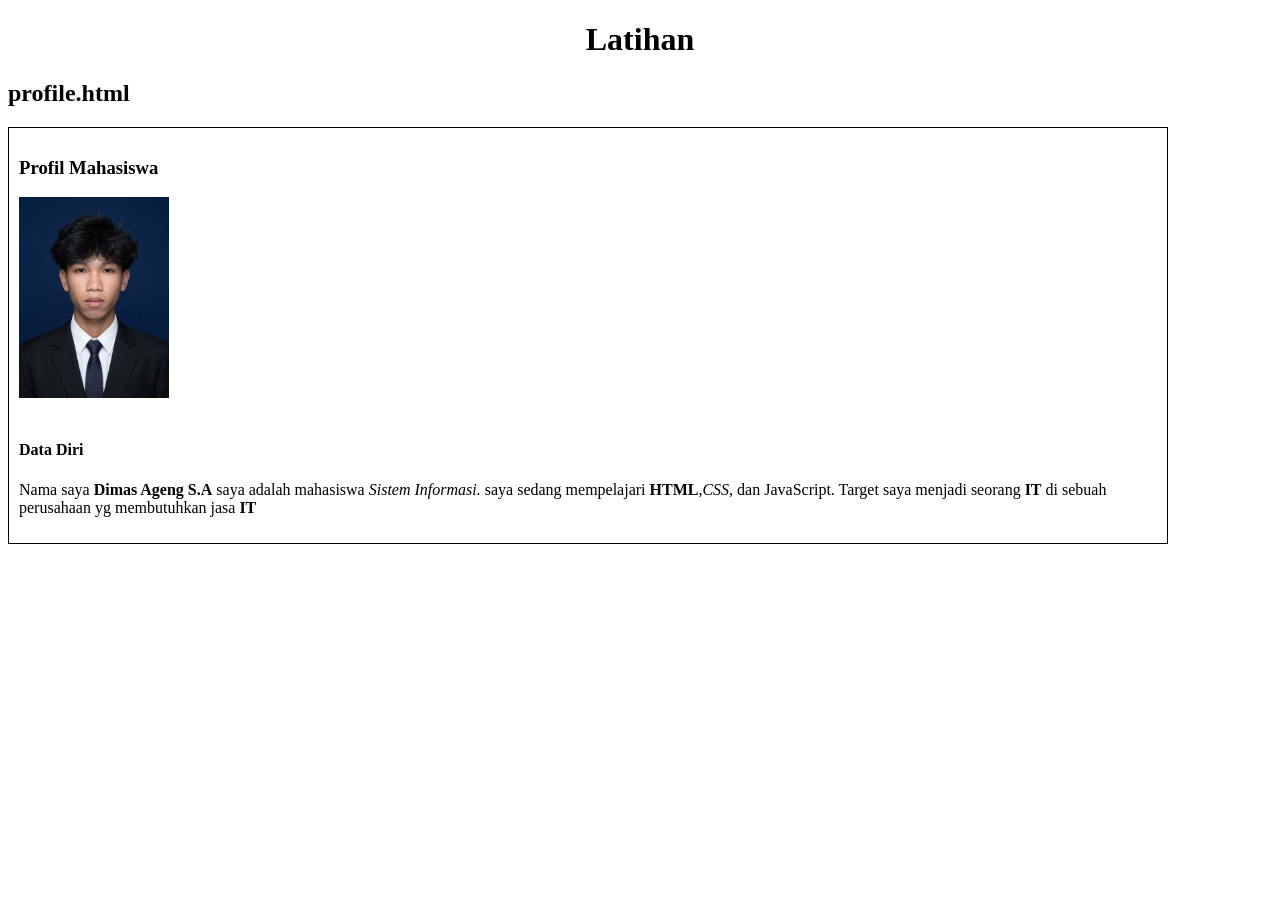
<file: Tugas Coding/Index.html>
<!DOCTYPE html>
<html lang="en">
<head>
    <meta charset="UTF-8">
    <meta name="viewport" content="width=device-width, initial-scale=1.0">
    <title>index.html profile</title>
</head>
<body>
    <h1 style="text-align: center;">Latihan</h1>
<h2>profile.html</h2>
<div style="border: 1px solid black; padding: 10px; width: 90%;">
    <h3>Profil Mahasiswa</h3>
    <img src="FOTO.dimas/foto.jpg" width="150"><br><br>
    <h4>Data Diri</h4>
    <P>Nama saya <b>Dimas Ageng S.A</b> saya adalah mahasiswa <i>Sistem Informasi.</i> saya sedang mempelajari <b>HTML</b>,<i>CSS</i>, dan JavaScript. Target saya menjadi seorang <b>IT</b> di sebuah perusahaan yg membutuhkan jasa <b>IT</b>
    </P>

    
</div>
</body>
</html>
</file>
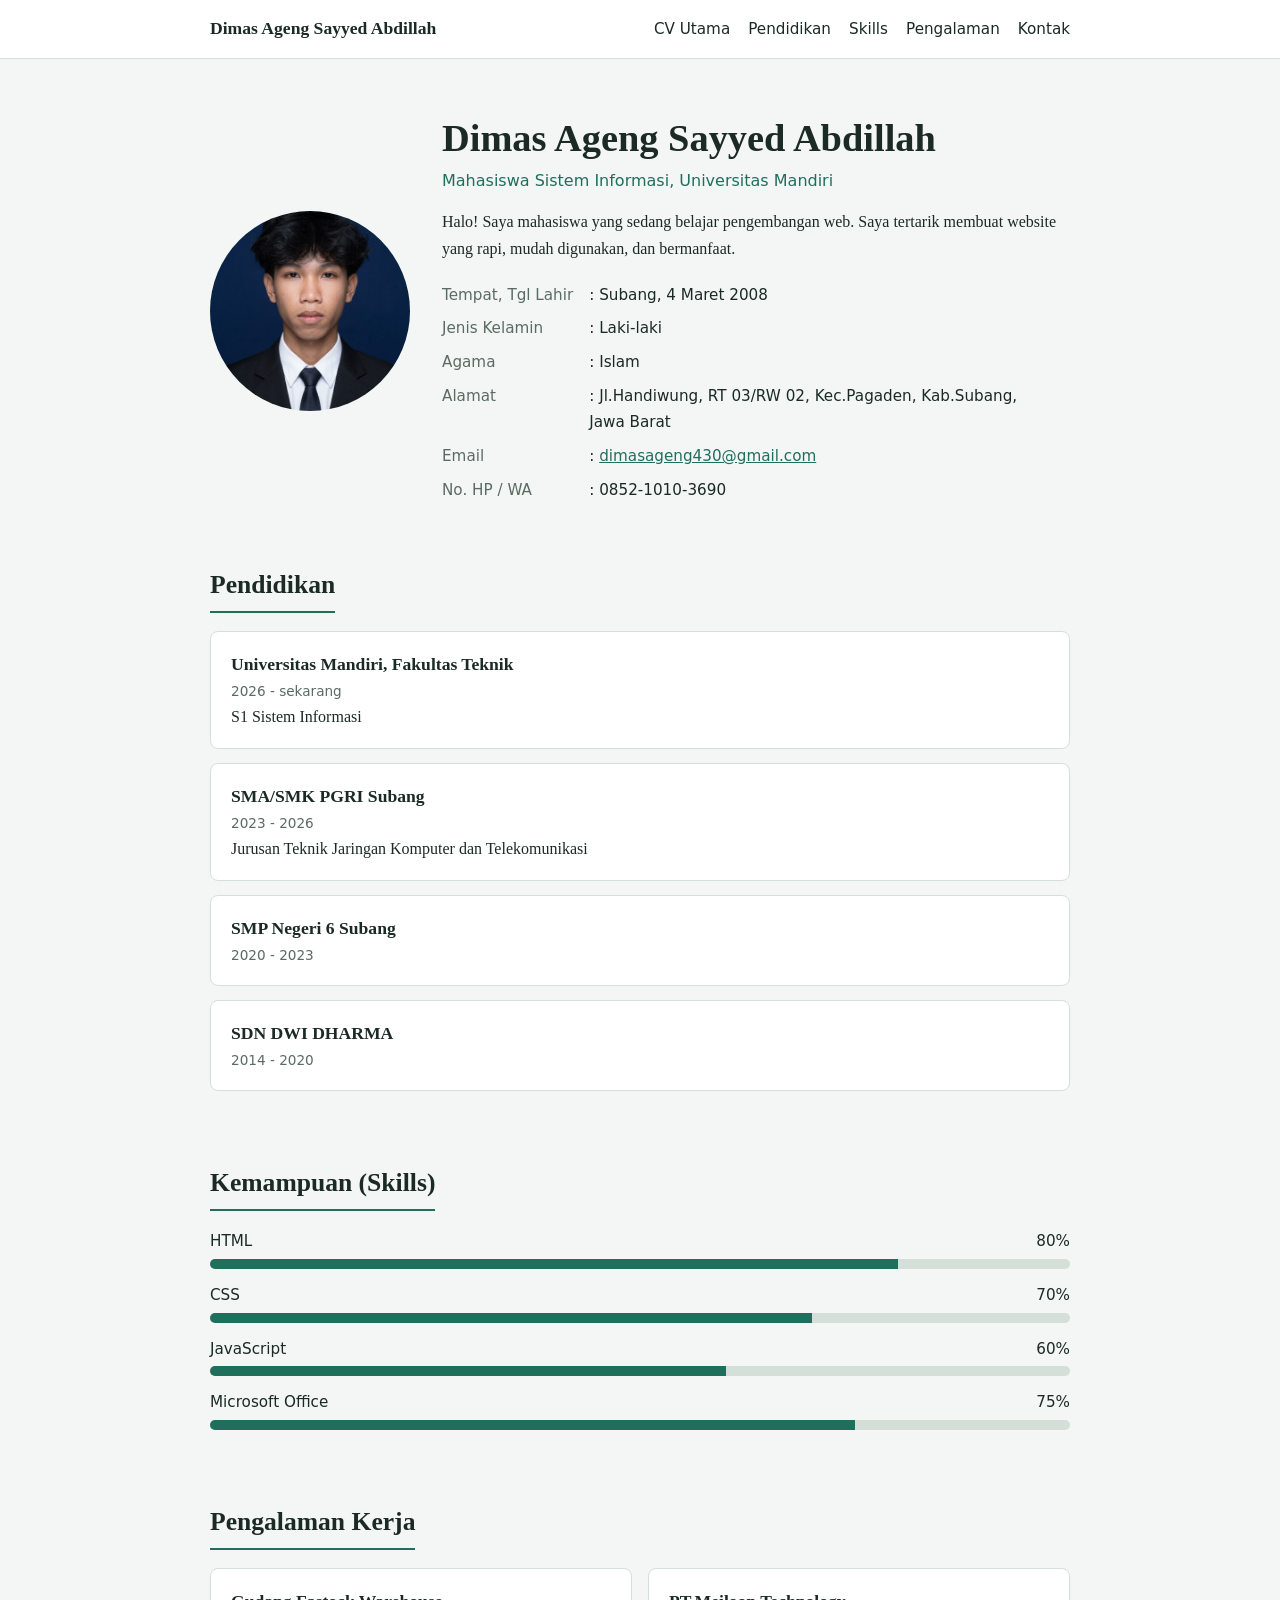
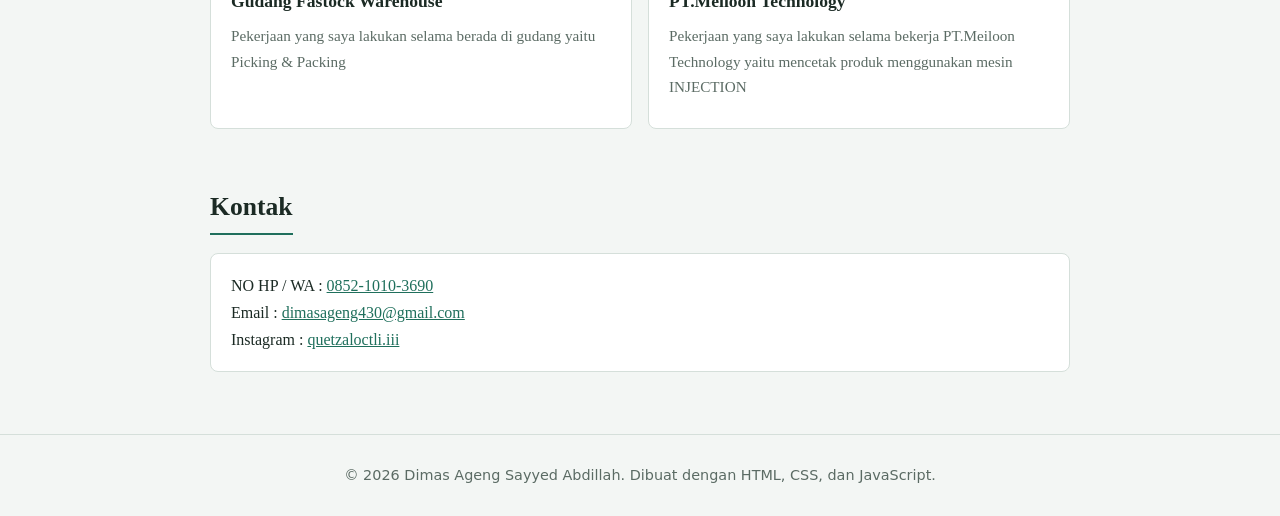
<file: portofolio/CV Dimas Ageng Sayyed Abdillah.html>
<!DOCTYPE html>
<html lang="id">
<head>
  <meta charset="UTF-8">
  <meta name="viewport" content="width=device-width, initial-scale=1">
  <title>Portfolio - Dimas Ageng Sayyed Abdillah</title>
  <style>
    :root {
      --bg: #f3f6f4;
      --surface: #ffffff;
      --ink: #1b2a24;
      --muted: #5b6b64;
      --accent: #1f6f5c;
      --line: #d5dfda;
    }
    @media (prefers-color-scheme: dark) {
      :root {
        --bg: #101916;
        --surface: #17231f;
        --ink: #e8f0ec;
        --muted: #9db0a7;
        --accent: #5fc4a8;
        --line: #2a3b35;
      }
    }
    * { box-sizing: border-box; margin: 0; padding: 0; }
    html { scroll-behavior: smooth; }
    body {
      font-family: Georgia, "Times New Roman", serif;
      background: var(--bg);
      color: var(--ink);
      line-height: 1.7;
    }
    a { color: var(--accent); }
    a:focus-visible, button:focus-visible { outline: 3px solid var(--accent); outline-offset: 2px; }

    header {
      background: var(--surface);
      border-bottom: 1px solid var(--line);
      position: sticky; top: 0; z-index: 10;
    }
    nav {
      max-width: 900px; margin: auto; padding: 14px 20px;
      display: flex; justify-content: space-between; align-items: center; flex-wrap: wrap; gap: 10px;
    }
    nav strong { font-size: 1.1rem; }
    nav ul { list-style: none; display: flex; gap: 18px; flex-wrap: wrap; }
    nav a { text-decoration: none; color: var(--ink); font-family: system-ui, sans-serif; font-size: .95rem; }
    nav a:hover { color: var(--accent); }

    main { max-width: 900px; margin: auto; padding: 0 20px 40px; }
    section { padding: 48px 0 8px; }
    h2 { font-size: 1.6rem; margin-bottom: 18px; border-bottom: 2px solid var(--accent); display: inline-block; padding-bottom: 4px; }

    /* Biodata */
    #beranda { display: grid; grid-template-columns: 200px 1fr; gap: 32px; align-items: center; padding-top: 56px; }
    .foto {
      width: 200px; height: 200px; border-radius: 50%;
      background: var(--accent); color: #fff;
      display: flex; align-items: center; justify-content: center;
      font-size: 4rem; overflow: hidden;
    }
    .foto img { width: 100%; height: 100%; object-fit: cover; }
    #beranda h1 { font-size: 2.4rem; line-height: 1.2; }
    .peran { color: var(--accent); font-family: system-ui, sans-serif; margin: 6px 0 14px; }
    table.biodata { border-collapse: collapse; margin-top: 16px; font-family: system-ui, sans-serif; font-size: .95rem; }
    table.biodata td { padding: 4px 16px 4px 0; vertical-align: top; }
    table.biodata td:first-child { color: var(--muted); white-space: nowrap; }

    .kartu {
      background: var(--surface); border: 1px solid var(--line);
      border-radius: 8px; padding: 18px 20px; margin-bottom: 14px;
    }
    .kartu h3 { font-size: 1.1rem; }
    .kartu .waktu { font-family: system-ui, sans-serif; font-size: .85rem; color: var(--muted); }

    .skill { margin-bottom: 14px; font-family: system-ui, sans-serif; }
    .skill-info { display: flex; justify-content: space-between; font-size: .95rem; }
    .bar { height: 10px; background: var(--line); border-radius: 5px; overflow: hidden; margin-top: 4px; }
    .bar span { display: block; height: 100%; background: var(--accent); }

    .grid { display: grid; grid-template-columns: repeat(auto-fit, minmax(250px, 1fr)); gap: 16px; }
    .grid .kartu { margin: 0; }
    .grid p { color: var(--muted); font-size: .95rem; margin: 6px 0 10px; }

    footer { text-align: center; padding: 28px 20px; color: var(--muted); border-top: 1px solid var(--line); font-family: system-ui, sans-serif; font-size: .9rem; }

    @media (max-width: 640px) {
      #beranda { grid-template-columns: 1fr; text-align: center; justify-items: center; }
      table.biodata { text-align: left; }
    }
  </style>
</head>
<body>

  <header>
    <nav>
      <strong>Dimas Ageng Sayyed Abdillah</strong>
      <ul>
        <li><a href="#beranda">CV Utama</a></li>
        <li><a href="#pendidikan">Pendidikan</a></li>
        <li><a href="#skills">Skills</a></li>
        <li><a href="#project">Pengalaman</a></li>
        <li><a href="#kontak">Kontak</a></li>
      </ul>
    </nav>
  </header>

  <main>
    <!-- a. IDENTITAS DIRI / BIODATA -->
    <section id="beranda">
      <div class="foto">
        <img src="FotoDimas.jpeg" alt="FotoDimas.jpeg">
      </div>
      <div>
        <h1>Dimas Ageng Sayyed Abdillah</h1>
        <p class="peran">Mahasiswa Sistem Informasi, Universitas Mandiri</p>
        <p>Halo! Saya mahasiswa yang sedang belajar pengembangan web. Saya tertarik membuat website yang rapi, mudah digunakan, dan bermanfaat.</p>
        <table class="biodata">
          <tr><td>Tempat, Tgl Lahir</td><td>: Subang, 4 Maret 2008</td></tr>
          <tr><td>Jenis Kelamin</td><td>: Laki-laki</td></tr>
          <tr><td>Agama</td><td>: Islam</td></tr>
          <tr><td>Alamat</td><td>: Jl.Handiwung, RT 03/RW 02, Kec.Pagaden, Kab.Subang, Jawa Barat</td></tr>
          <tr><td>Email</td><td>: <a href="mailto:dimasageng430@gmail.com">dimasageng430@gmail.com</a></td></tr>
          <tr><td>No. HP / WA</td><td>: 0852-1010-3690</td></tr>
        </table>
      </div>
    </section>




    <!-- b. PENDIDIKAN -->
    <section id="pendidikan">
      <h2>Pendidikan</h2>
      <article class="kartu">
        <h3>Universitas Mandiri, Fakultas Teknik</h3>
        <p class="waktu">2026 - sekarang</p>
        <p>S1 Sistem Informasi</p>
      </article>
      <article class="kartu">
        <h3>SMA/SMK PGRI Subang</h3>
        <p class="waktu">2023 - 2026</p>
        <p>Jurusan Teknik Jaringan Komputer dan Telekomunikasi</p>
      </article>
      <article class="kartu">
        <h3>SMP Negeri 6 Subang</h3>
        <p class="waktu">2020 - 2023</p>
      </article>
       <article class="kartu">
        <h3>SDN DWI DHARMA</h3>
        <p class="waktu">2014 - 2020</p>
      </article>
    </section>

    <!-- c. SKILLS -->
    <section id="skills">
      <h2>Kemampuan (Skills)</h2>
      <div class="skill">
        <div class="skill-info"><span>HTML</span><span>80%</span></div>
        <div class="bar"><span style="width:80%"></span></div>
      </div>
      <div class="skill">
        <div class="skill-info"><span>CSS</span><span>70%</span></div>
        <div class="bar"><span style="width:70%"></span></div>
      </div>
      <div class="skill">
        <div class="skill-info"><span>JavaScript</span><span>60%</span></div>
        <div class="bar"><span style="width:60%"></span></div>
      </div>
      <div class="skill">
        <div class="skill-info"><span>Microsoft Office</span><span>75%</span></div>
        <div class="bar"><span style="width:75%"></span></div>
      </div>
    </section>

    <!-- d. PENGALAMAN -->
    <section id="project">
      <h2>Pengalaman Kerja</h2>
      <div class="grid">
        <article class="kartu">
          <h3>Gudang Fastock Warehouse </h3>
          <p>Pekerjaan yang saya lakukan selama berada di gudang yaitu Picking & Packing</p>
        </article>
        <article class="kartu">
          <h3>PT.Meiloon Technology</h3>
          <p>Pekerjaan yang saya lakukan selama bekerja PT.Meiloon Technology yaitu mencetak produk menggunakan mesin INJECTION</p>
          
        
      </div>
    </section>

    <section id="kontak">
      <h2>Kontak</h2>
       <article class="kartu">
      <p>NO HP / WA : <a href="https://wa.me/6285210103690">0852-1010-3690</a></p>
      <p> Email : <a href="mailto:dimasageng430@gmail.com">dimasageng430@gmail.com</a></p>
      <p>Instagram : <a href="https://www.instagram.com/dimasageng430" target="_blank">quetzaloctli.iii</a></p>
    </article>
    </section>
  </main>

  <footer>
    <p>&copy; 2026 Dimas Ageng Sayyed Abdillah. Dibuat dengan HTML, CSS, dan JavaScript.</p>
  </footer>

</body>
</html>
</file>
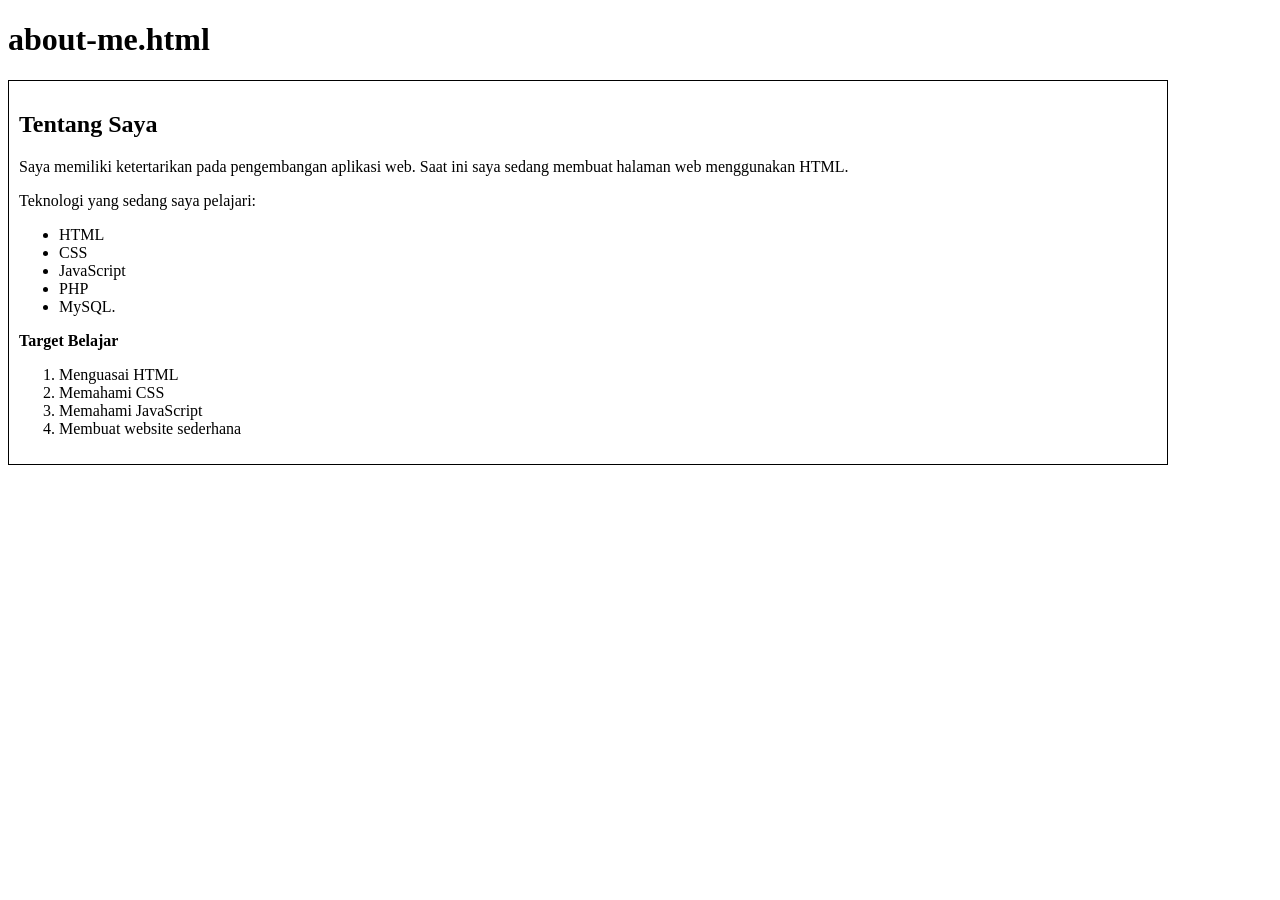
<file: Tugas Coding/aboutme.html>
<!DOCTYPE html>
<html lang="en">
<head>
    <meta charset="UTF-8">
    <meta name="viewport" content="width=device-width, initial-scale=1.0">
    <title>index.html about me</title>
</head>
<body>
    <h1>about-me.html</h1>
    <div style="border: 1px solid black; padding: 10px; width: 90%;">
        <h2>Tentang Saya</h2>
<p>Saya memiliki ketertarikan pada pengembangan aplikasi web. Saat ini saya sedang membuat halaman web menggunakan HTML.</p>
<P>Teknologi yang sedang saya pelajari:</P>
<ul>
    <li>HTML</li>
    <li>CSS</li>
<li>JavaScript</li>
<li>PHP</li>
<li>MySQL.</li>
</ul>
<P><b>Target Belajar</b></P>
<ol>
    <li>Menguasai HTML</li>
<LI>Memahami CSS</LI>
<li>Memahami JavaScript</li>
<li>Membuat website sederhana</li>

</ol>
</div>
    
</body>
</html>
</file>
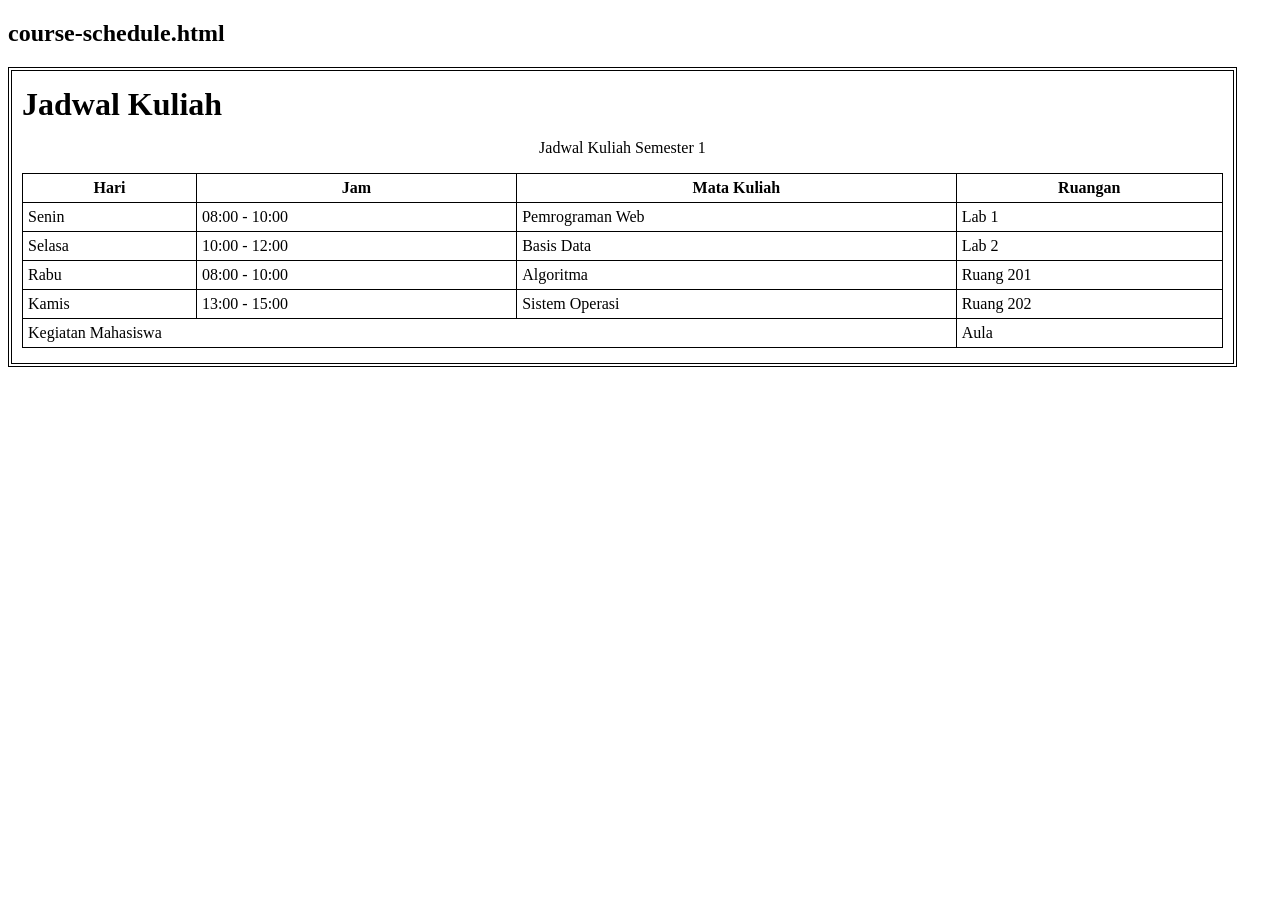
<file: Tugas Coding/course-schedule.html>
<!DOCTYPE html>
<html>
<head>
<title>course-schedule.html</title>
<style>
  .outer {
    border: 4px double black;
    width: 95%;
    padding: 5px 10px 15px 10px;
  }
  h1 {
    font-family: "Times New Roman", Times, serif;
    font-size: 32px;
    font-weight: bold;
    margin: 10px 0;
  }
  table {
    border-collapse: collapse;
    width: 100%;
  }
  th, td {
    border: 1px solid black;
    padding: 5px;
    text-align: left;
  }
  th {
    text-align: center;
  }
</style>
</head>
<body>
<h2>course-schedule.html</h2>
<div class="outer">
<h1>Jadwal Kuliah</h1>
<p align="center">Jadwal Kuliah Semester 1</p>
<table>
<tr>
<th>Hari</th>
<th>Jam</th>
<th>Mata Kuliah</th>
<th>Ruangan</th>
</tr>
<tr>
<td>Senin</td>
<td>08:00 - 10:00</td>
<td>Pemrograman Web</td>
<td>Lab 1</td>
</tr>
<tr>
<td>Selasa</td>
<td>10:00 - 12:00</td>
<td>Basis Data</td>
<td>Lab 2</td>
</tr>
<tr>
<td>Rabu</td>
<td>08:00 - 10:00</td>
<td>Algoritma</td>
<td>Ruang 201</td>
</tr>
<tr>
<td>Kamis</td>
<td>13:00 - 15:00</td>
<td>Sistem Operasi</td>
<td>Ruang 202</td>
</tr>
<tr>
<td colspan="3">Kegiatan Mahasiswa</td>
<td>Aula</td>
</tr>
</table>
</div>
</body>
</html>
</file>
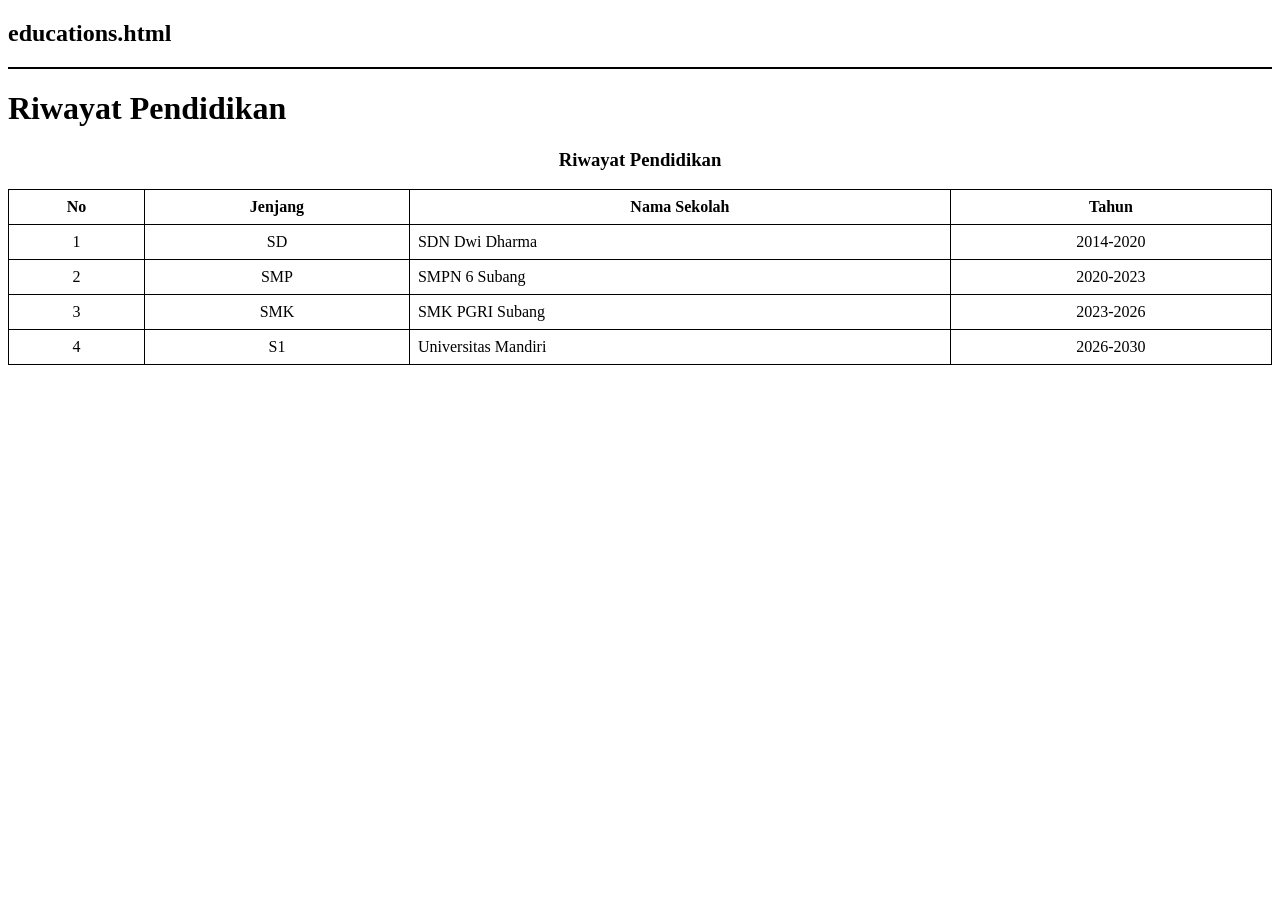
<file: Tugas Coding/education.html>
<!DOCTYPE html>
<html>
<head>
  <title>Riwayat Pendidikan</title>
</head>
<body>

  
  <h2>educations.html</h2><div style="border: 1px solid black; padding 10px;"></div>

    <h1>Riwayat Pendidikan</h1>
    <h3 style="text-align: center;">Riwayat Pendidikan</h3>

    <table style="widht: 100%;border-collapse: collapse;"></table>

<table style="width: 100%; border-collapse: collapse;">
  <tr>
    <th style="border: 1px solid black; padding: 8px;">No</th>
    <th style="border: 1px solid black; padding: 8px;">Jenjang</th>
    <th style="border: 1px solid black; padding: 8px;">Nama Sekolah</th>
    <th style="border: 1px solid black; padding: 8px;">Tahun</th>
  </tr>
  <tr>
    <td style="border: 1px solid black; padding: 8px; text-align: center;">1</td>
    <td style="border: 1px solid black; padding: 8px; text-align: center;">SD</td>
    <td style="border: 1px solid black; padding: 8px;">SDN Dwi Dharma</td>
    <td style="border: 1px solid black; padding: 8px; text-align: center;">2014-2020</td>
  </tr>
  <tr>
    <td style="border: 1px solid black; padding: 8px; text-align: center;">2</td>
    <td style="border: 1px solid black; padding: 8px; text-align: center;">SMP</td>
    <td style="border: 1px solid black; padding: 8px;">SMPN 6 Subang</td>
    <td style="border: 1px solid black; padding: 8px; text-align: center;">2020-2023</td>
  </tr>
  <tr>
    <td style="border: 1px solid black; padding: 8px; text-align: center;">3</td>
    <td style="border: 1px solid black; padding: 8px; text-align: center;">SMK</td>
    <td style="border: 1px solid black; padding: 8px;">SMK PGRI Subang</td>
    <td style="border: 1px solid black; padding: 8px; text-align: center;">2023-2026</td>
  </tr>
  <tr>
    <td style="border: 1px solid black; padding: 8px; text-align: center;">4</td>
    <td style="border: 1px solid black; padding: 8px; text-align: center;">S1</td>
    <td style="border: 1px solid black; padding: 8px;">Universitas Mandiri</td>
    <td style="border: 1px solid black; padding: 8px; text-align: center;">2026-2030</td>
  </tr>
</table>




    </table>
</body>
</file>
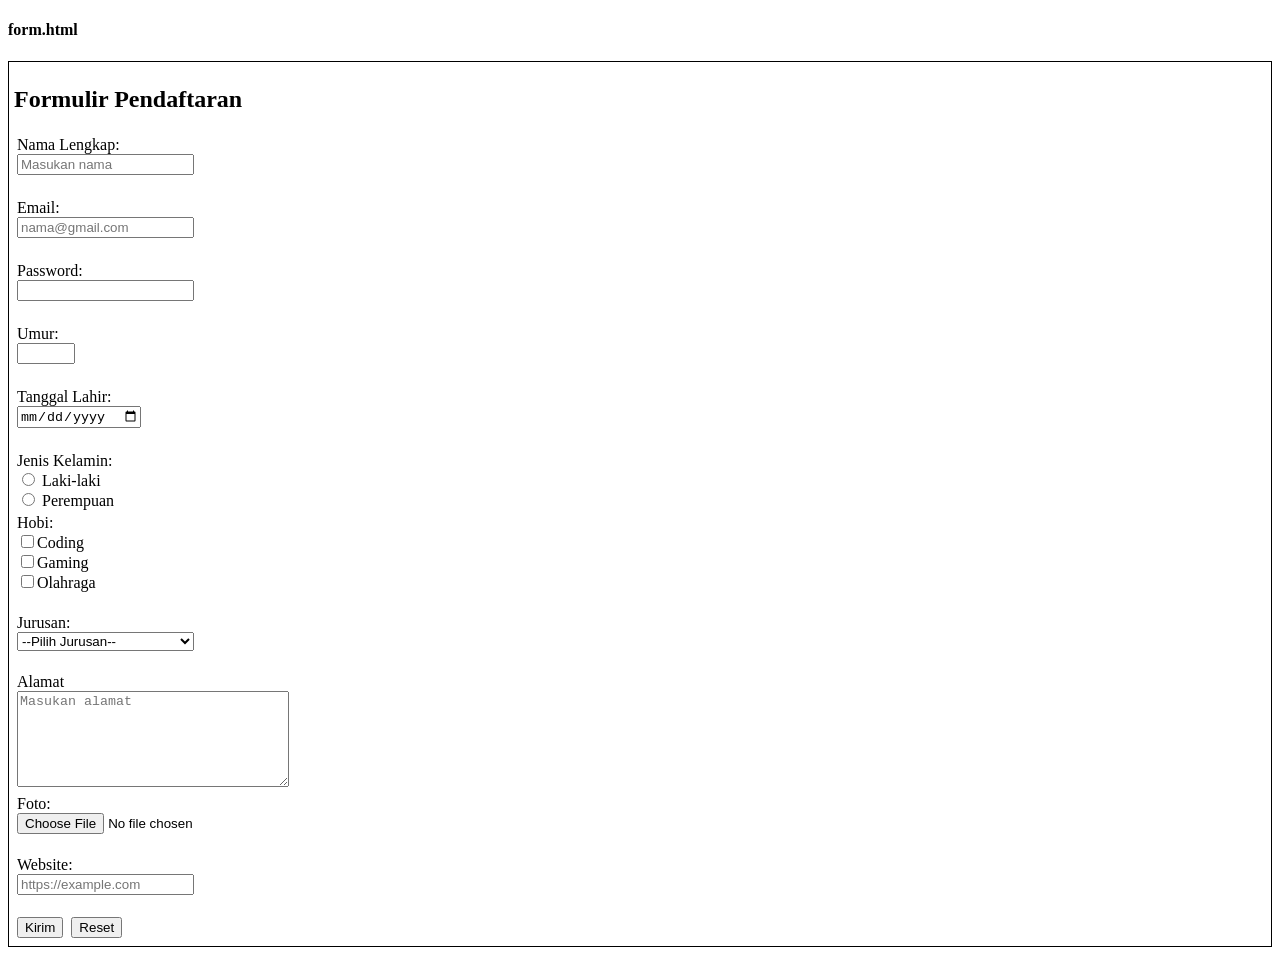
<file: Tugas Coding/form.html.html>
<!DOCTYPE html>
<html lang="en">
<head>
    <meta charset="UTF-8">
    <meta name="viewport" content="width=device-width, initial-scale=1.0">
    <title>form.html</title>
</head>
<body>
    <h4>form.html</h4>
<form onsubmit="alert('Data anda sudah terkirim!); return false;">

<div style="border: 1px solid black; padding: 5px;">

<h2>Formulir Pendaftaran</h2>

   <table>
<tr>
    <td>Nama Lengkap:<br><input type="text" placeholder="Masukan nama" style="margin: top 5px;margin-bottom: 20px;"></td>
</tr>
<tr>
   <td>Email:<br><input type="email" placeholder="nama@gmail.com" style="margin: top 5px;margin-bottom: 20px;"></td>
</tr>
<tr>
 <td>Password:<br><input type="password" style="margin-bottom: 20px;"></td>
</tr>
<tr>
    <td>Umur:<br><input type="number" style="width: 50px; margin-bottom: 20px;"></td>
</tr>
<tr>
  <td>Tanggal Lahir:<br><input type="date" style="margin-bottom: 20px;"></td>
</tr>
<tr>
<td>Jenis Kelamin:<br>
  <input type="radio" name="jenis_kelamin" value="laki"> Laki-laki<br>
  <input type="radio" name="jenis_kelamin" value="perempuan"> Perempuan
</td>
    </tr>

    <tr>
        <td>Hobi:<br>
        <input type="checkbox">Coding<br>
 <input type="checkbox">Gaming<br>
 <input type="checkbox">Olahraga<br><br>
 </td>
    </tr>

    <tr>
        <td>Jurusan:<br>
            <select>
                <option>--Pilih Jurusan--</option>
<option>Teknik Informatika</option>
<option>Sistem Informasi</option>
<option>Teknik Jaringan Komputer</option>
            </select><br><br>
    </tr>

    <tr>
    <td>Alamat<br>
<textarea rows="6" style="width: 105%; margin-top: 0%;" placeholder="Masukan alamat"></textarea>
</tr>

<td>Foto:<br>
<input type="file"><br><br>

<tr>
    <td>Website:<br>
        <input type="url" placeholder="https://example.com"><br><br>
</tr>

<tr>
<td>
    <div style="display: flex; gap: 8px;">
    <button type="submit">Kirim</button>
<button type="reset">Reset</button>
</tr>
</div>

</table>
</form>
</div>
</body>
</html>
</file>
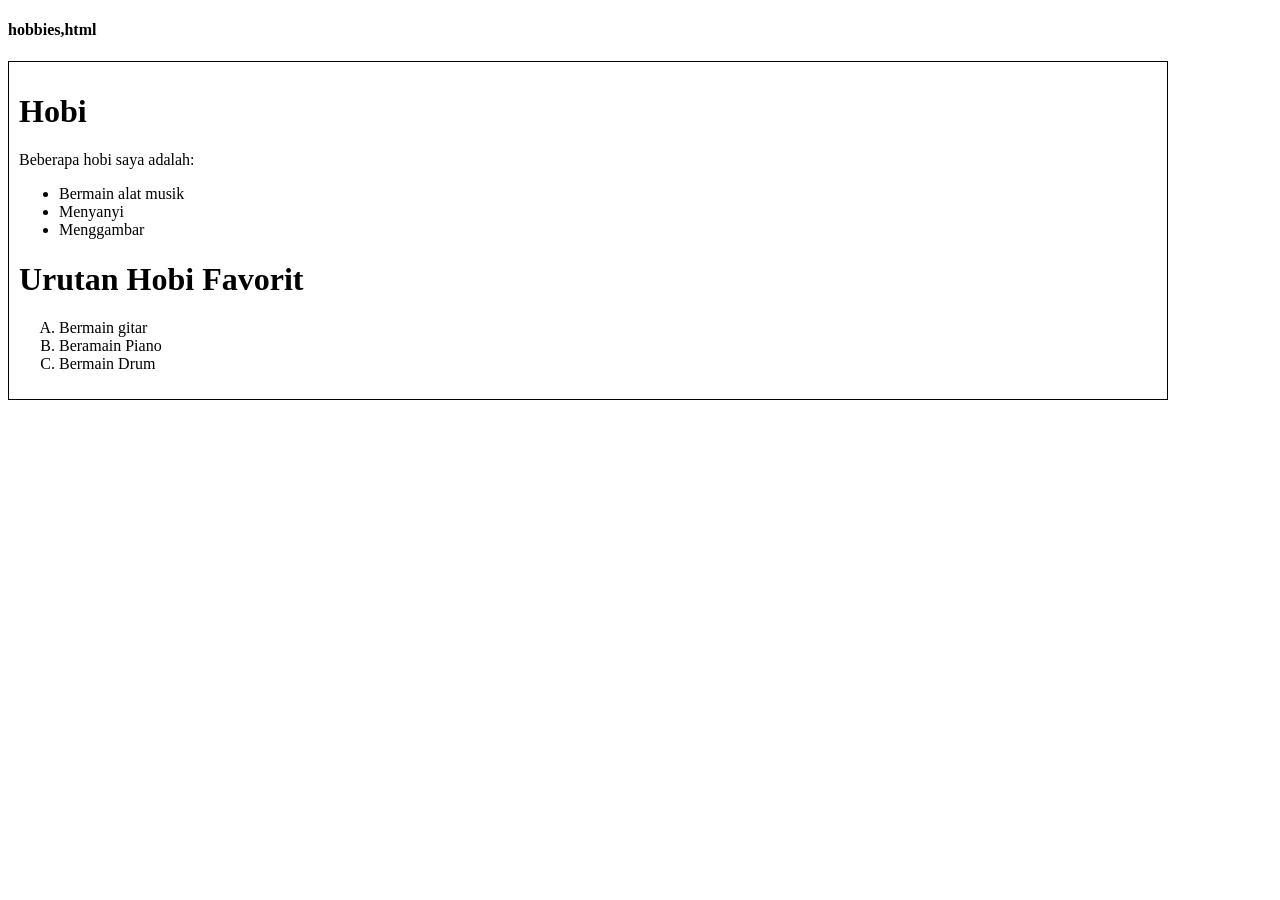
<file: Tugas Coding/hobbies.html>
<!DOCTYPE html>
<html lang="en">
<head>
    <meta charset="UTF-8">
    <meta name="viewport" content="width=<device-width>, initial-scale=1.0">
    <title>Hobbies html</title>
</head>
<body>

<h4><b>hobbies,html</b></h4>

  <div style="border: 1px solid black; padding: 10px; width: 90%;">
<h1><b>Hobi</b></h1>
<p>Beberapa hobi saya adalah:</p>

<ul>
    <li>Bermain alat musik</li><li>Menyanyi</li><li>Menggambar</li>
</ul>

<h1><b>Urutan Hobi Favorit</b></h1>

<ol type="A">
    <li>Bermain gitar</li><li>Beramain Piano</li><li>Bermain Drum</li>
</ol>
</body>
</html>
</file>
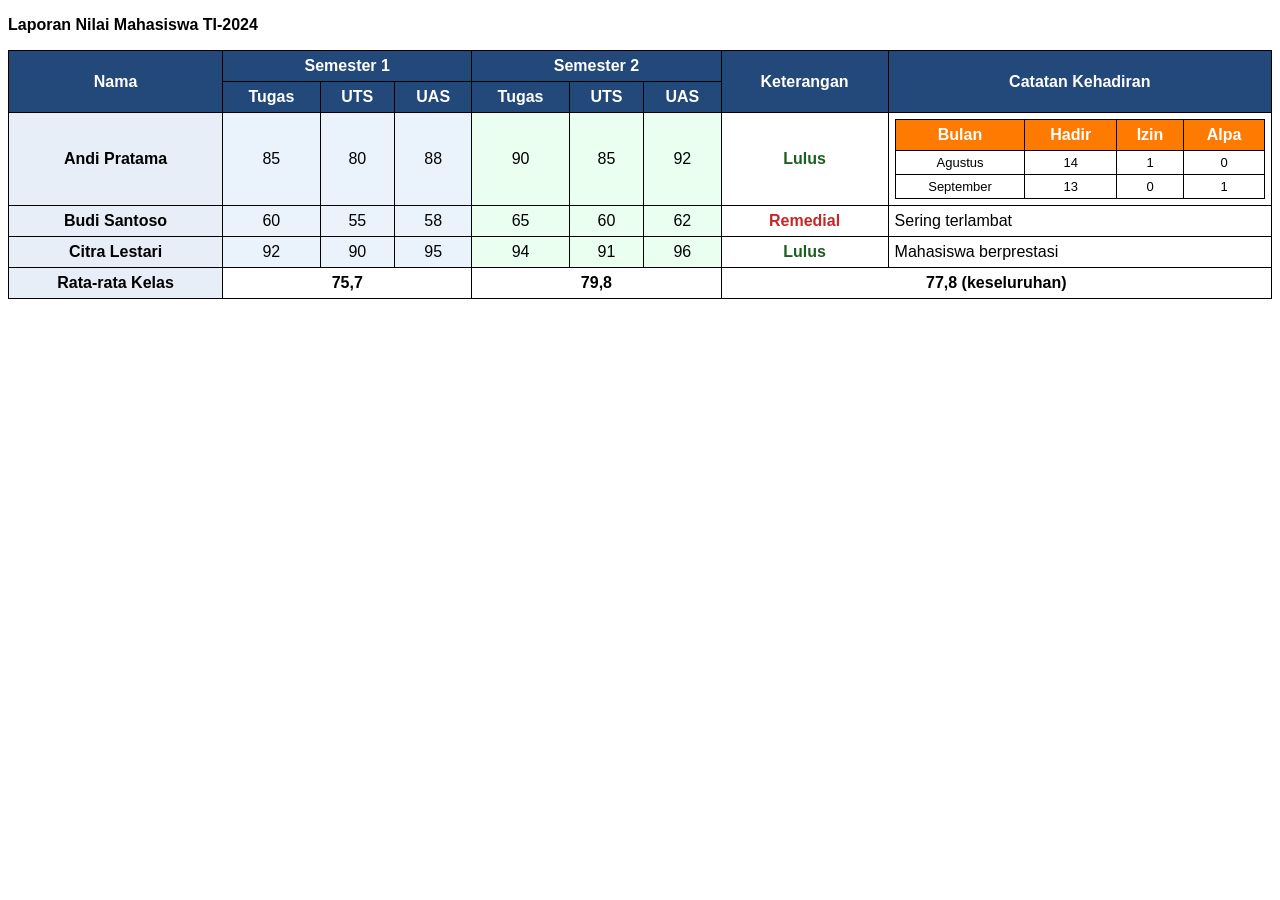
<file: Tugas Coding/tabel_nilai3.html>
<!DOCTYPE html>
<html>
<head>
<title>table3.html</title>
<style>
  body { font-family: Arial, sans-serif; }
  table.main { border-collapse: collapse; width: 100%; }
  .main th, .main td { border: 1px solid black; padding: 6px; text-align: center; }
  .header { background: #23487a; color: white; }
  .col-nama { background: #e8eef7; text-align: left; font-weight: bold; }
  .col-s1 { background: #eaf2fb; }
  .col-s2 { background: #eafff0; }
  .lulus { color: #1b5e20; font-weight: bold; }
  .remed { color: #c62828; font-weight: bold; }
  .inner-table { border-collapse: collapse; width: 100%; }
  .inner-table td { border: 1px solid black; padding: 4px 6px; font-size: 13px; }
  .inner-header { background: #ff7a00; color: white; border: 1px solid black; padding: 4px 6px; } /* OREN */
</style>
</head>
<body>

<p><b>Laporan Nilai Mahasiswa TI-2024</b></p>

<table class="main">
<tr>
<th class="header" rowspan="2">Nama</th>
<th class="header" colspan="3">Semester 1</th>
<th class="header" colspan="3">Semester 2</th>
<th class="header" rowspan="2">Keterangan</th>
<th class="header" rowspan="2">Catatan Kehadiran</th>
</tr>
<tr>
<th class="header">Tugas</th>
<th class="header">UTS</th>
<th class="header">UAS</th>
<th class="header">Tugas</th>
<th class="header">UTS</th>
<th class="header">UAS</th>
</tr>
<tr>
<td class="col-nama">Andi Pratama</td>
<td class="col-s1">85</td>
<td class="col-s1">80</td>
<td class="col-s1">88</td>
<td class="col-s2">90</td>
<td class="col-s2">85</td>
<td class="col-s2">92</td>
<td class="lulus">Lulus</td>
<td>
  <table class="inner-table">
    <tr>
      <th class="inner-header">Bulan</th>
      <th class="inner-header">Hadir</th>
      <th class="inner-header">Izin</th>
      <th class="inner-header">Alpa</th>
    </tr>
    <tr>
      <td>Agustus</td>
      <td>14</td>
      <td>1</td>
      <td>0</td>
    </tr>
    <tr>
      <td>September</td>
      <td>13</td>
      <td>0</td>
      <td>1</td>
    </tr>
  </table>
</td>
</tr>
<tr>
<td class="col-nama">Budi Santoso</td>
<td class="col-s1">60</td>
<td class="col-s1">55</td>
<td class="col-s1">58</td>
<td class="col-s2">65</td>
<td class="col-s2">60</td>
<td class="col-s2">62</td>
<td class="remed">Remedial</td>
<td style="text-align:left;">Sering terlambat</td>
</tr>
<tr>
<td class="col-nama">Citra Lestari</td>
<td class="col-s1">92</td>
<td class="col-s1">90</td>
<td class="col-s1">95</td>
<td class="col-s2">94</td>
<td class="col-s2">91</td>
<td class="col-s2">96</td>
<td class="lulus">Lulus</td>
<td style="text-align:left;">Mahasiswa berprestasi</td>
</tr>
<tr>
<td class="col-nama">Rata-rata Kelas</td>
<td colspan="3"><b>75,7</b></td>
<td colspan="3"><b>79,8</b></td>
<td colspan="2"><b>77,8 (keseluruhan)</b></td>
</tr>
</table>

</body>
</html>
</file>
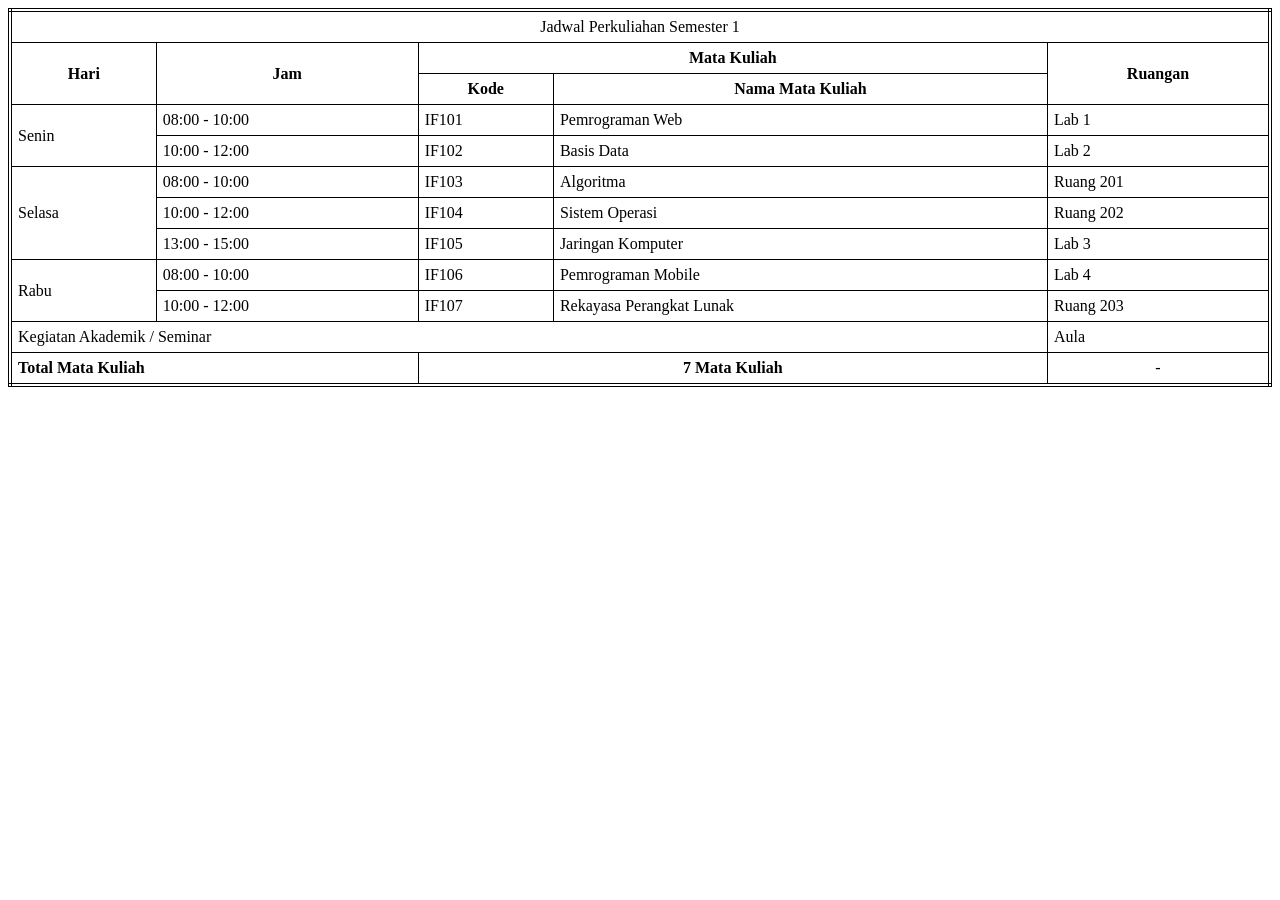
<file: Tugas Coding/table1.html>
<!DOCTYPE html>
<html>
<head>
<title>table1.html</title>
<style>
  table {
    border: 4px double black;
    border-collapse: collapse;
    width: 100%;
  }
  th, td {
    border: 1px solid black;
    padding: 6px;
  }
  th {
    text-align: center;
  }
</style>
</head>
<body>
<table>
<tr>
<td colspan="5" align="center">Jadwal Perkuliahan Semester 1</td>
</tr>
<tr>
<th rowspan="2">Hari</th>
<th rowspan="2">Jam</th>
<th colspan="2">Mata Kuliah</th>
<th rowspan="2">Ruangan</th>
</tr>
<tr>
<th>Kode</th>
<th>Nama Mata Kuliah</th>
</tr>
<tr>
<td rowspan="2">Senin</td>
<td>08:00 - 10:00</td>
<td>IF101</td>
<td>Pemrograman Web</td>
<td>Lab 1</td>
</tr>
<tr>
<td>10:00 - 12:00</td>
<td>IF102</td>
<td>Basis Data</td>
<td>Lab 2</td>
</tr>
<tr>
<td rowspan="3">Selasa</td>
<td>08:00 - 10:00</td>
<td>IF103</td>
<td>Algoritma</td>
<td>Ruang 201</td>
</tr>
<tr>
<td>10:00 - 12:00</td>
<td>IF104</td>
<td>Sistem Operasi</td>
<td>Ruang 202</td>
</tr>
<tr>
<td>13:00 - 15:00</td>
<td>IF105</td>
<td>Jaringan Komputer</td>
<td>Lab 3</td>
</tr>
<tr>
<td rowspan="2">Rabu</td>
<td>08:00 - 10:00</td>
<td>IF106</td>
<td>Pemrograman Mobile</td>
<td>Lab 4</td>
</tr>
<tr>
<td>10:00 - 12:00</td>
<td>IF107</td>
<td>Rekayasa Perangkat Lunak</td>
<td>Ruang 203</td>
</tr>
<tr>
<td colspan="4">Kegiatan Akademik / Seminar</td>
<td>Aula</td>
</tr>
<tr>
<td colspan="2"><b>Total Mata Kuliah</b></td>
<td colspan="2" align="center"><b>7 Mata Kuliah</b></td>
<td align="center">-</td>
</tr>
</table>
</body>
</html>
</file>
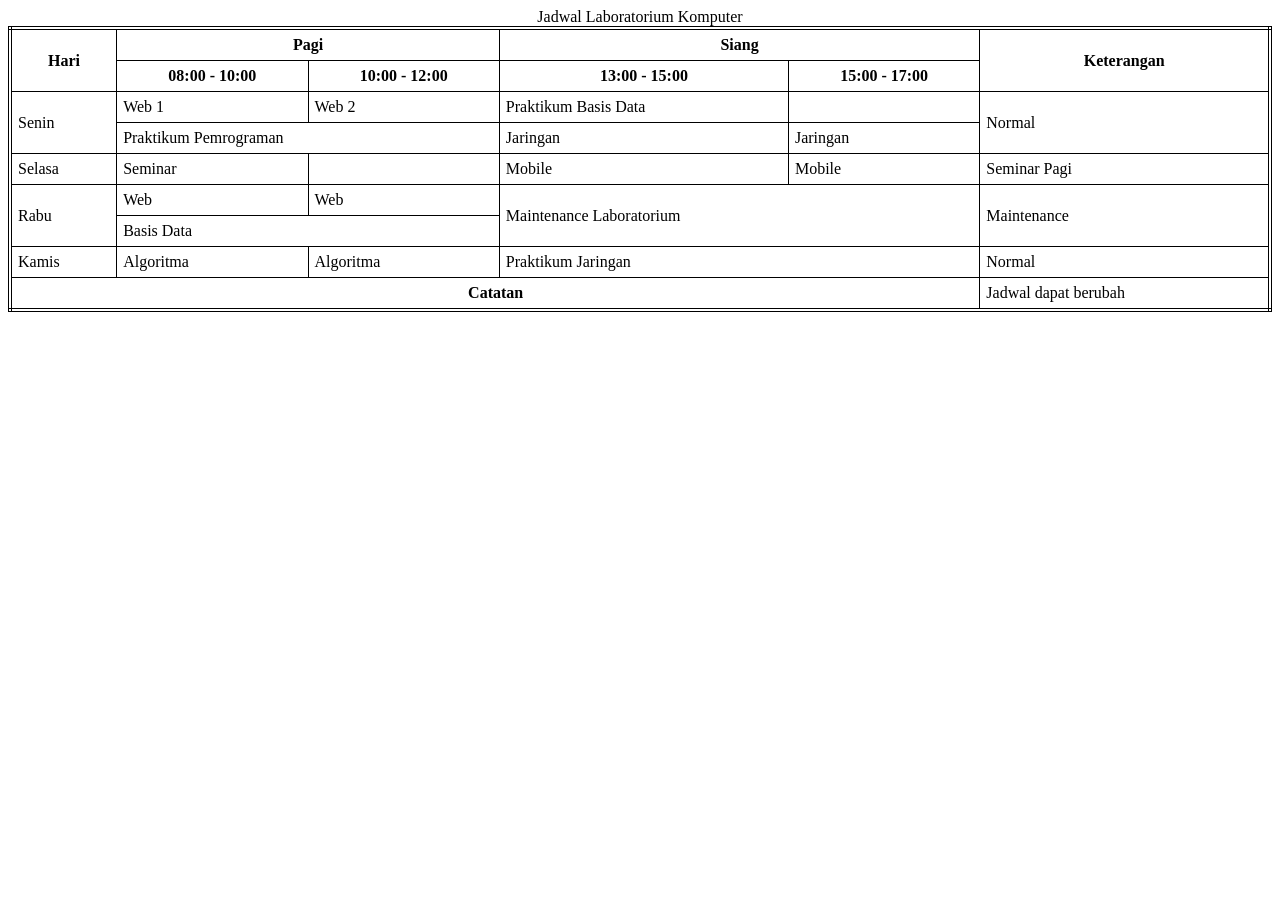
<file: Tugas Coding/table2.html>
<!DOCTYPE html>
<html>
<head>
<title>table2.html</title>
<style>
  table {
    border: 4px double black;
    border-collapse: collapse;
    width: 100%;
  }
  th, td {
    border: 1px solid black;
    padding: 6px;
  }
</style>
</head>
<body>
<center>Jadwal Laboratorium Komputer</center>
<table>
<tr>
<th rowspan="2">Hari</th>
<th colspan="2">Pagi</th>
<th colspan="2">Siang</th>
<th rowspan="2">Keterangan</th>
</tr>
<tr>
<th>08:00 - 10:00</th>
<th>10:00 - 12:00</th>
<th>13:00 - 15:00</th>
<th>15:00 - 17:00</th>
</tr>
<tr>
<td rowspan="2">Senin</td>
<td>Web 1</td>
<td>Web 2</td>
<td>Praktikum Basis Data</td>
<td></td>
<td rowspan="2">Normal</td>
</tr>
<tr>
<td colspan="2">Praktikum Pemrograman</td>
<td>Jaringan</td>
<td>Jaringan</td>
</tr>
<tr>
<td>Selasa</td>
<td>Seminar</td>
<td></td>
<td>Mobile</td>
<td>Mobile</td>
<td>Seminar Pagi</td>
</tr>
<tr>
<td rowspan="2">Rabu</td>
<td>Web</td>
<td>Web</td>
<td colspan="2" rowspan="2">Maintenance Laboratorium</td>
<td rowspan="2">Maintenance</td>
</tr>
<tr>
<td colspan="2">Basis Data</td>
</tr>
<tr>
<td>Kamis</td>
<td>Algoritma</td>
<td>Algoritma</td>
<td colspan="2">Praktikum Jaringan</td>
<td>Normal</td>
</tr>
<tr>
<td colspan="5" align="center"><b>Catatan</b></td>
<td>Jadwal dapat berubah</td>
</tr>
</table>
</body>
</html>
</file>
